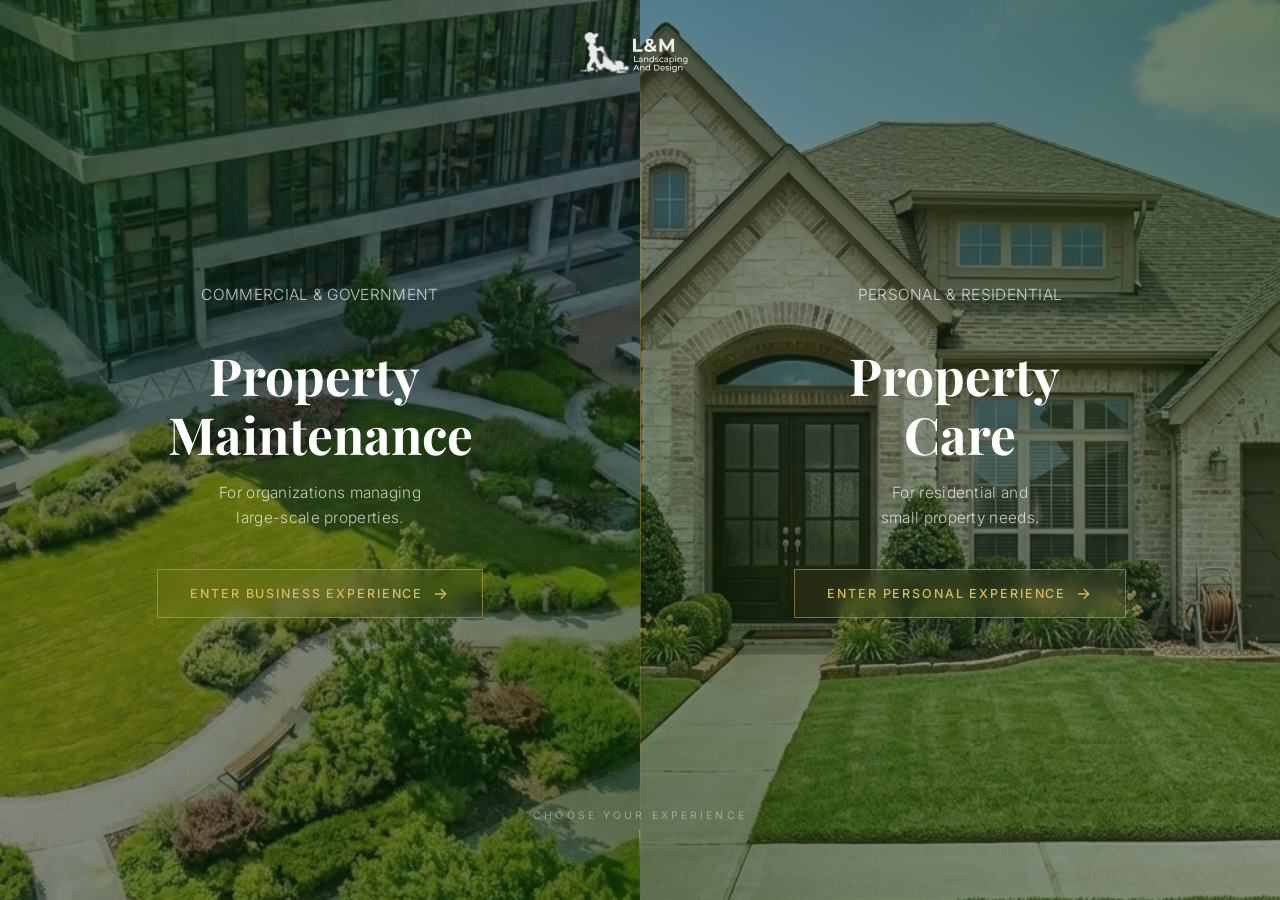
<file: index.html>
<!DOCTYPE html>
<html lang="en">
<head>
  <meta charset="UTF-8">
  <meta name="viewport" content="width=device-width, initial-scale=1.0">
  <meta name="description" content="L&M Services — Commercial & Residential Property Maintenance">
  <title>L&M Services | Property Maintenance</title>
  <link rel="icon" href="favicon (1).svg" type="image/svg+xml">
  <link rel="stylesheet" href="css/main.css">
  <link rel="stylesheet" href="css/gate.css">
</head>
<body>

  <!-- Center logo -->
  <div class="gate-center-logo">
    <img src="logo.svg" alt="L&M Services" loading="eager">
  </div>

  <!-- Experience Gate -->
  <div id="gate">

    <!-- Left: Business / Commercial -->
    <div class="gate-side" id="business-side"
         role="button" tabindex="0"
         aria-label="Enter Business Experience"
         onclick="selectExperience('business')"
         onkeydown="if(event.key==='Enter')selectExperience('business')">

      <div class="side-bg"
           style="background-image: url('office park.jpeg');"
           aria-hidden="true"></div>
      <div class="side-overlay" aria-hidden="true"></div>

      <div class="side-content">
        <p class="side-eyebrow">Commercial &amp; Government</p>
        <h2>Property&nbsp;<br>Maintenance</h2>
        <p>For organizations managing<br>large-scale properties.</p>
        <button class="gate-cta" tabindex="-1" aria-hidden="true">
          Enter Business Experience
          <span class="arrow" aria-hidden="true">→</span>
        </button>
      </div>
    </div>

    <!-- Divider -->
    <div class="gate-divider" aria-hidden="true"></div>

    <!-- Right: Personal / Residential -->
    <div class="gate-side" id="personal-side"
         role="button" tabindex="0"
         aria-label="Enter Personal Experience"
         onclick="selectExperience('personal')"
         onkeydown="if(event.key==='Enter')selectExperience('personal')">

      <div class="side-bg"
           style="background-image: url('perfectly maintained.jpeg');"
           aria-hidden="true"></div>
      <div class="side-overlay" aria-hidden="true"></div>

      <div class="side-content">
        <p class="side-eyebrow">Personal &amp; Residential</p>
        <h2>Property&nbsp;<br>Care</h2>
        <p>For residential and<br>small property needs.</p>
        <button class="gate-cta" tabindex="-1" aria-hidden="true">
          Enter Personal Experience
          <span class="arrow" aria-hidden="true">→</span>
        </button>
      </div>
    </div>

  </div>

  <!-- Bottom label -->
  <div class="gate-choose-label" aria-hidden="true">
    <span>Choose your experience</span>
  </div>

  <script src="js/gate.js"></script>
</body>
</html>
</file>
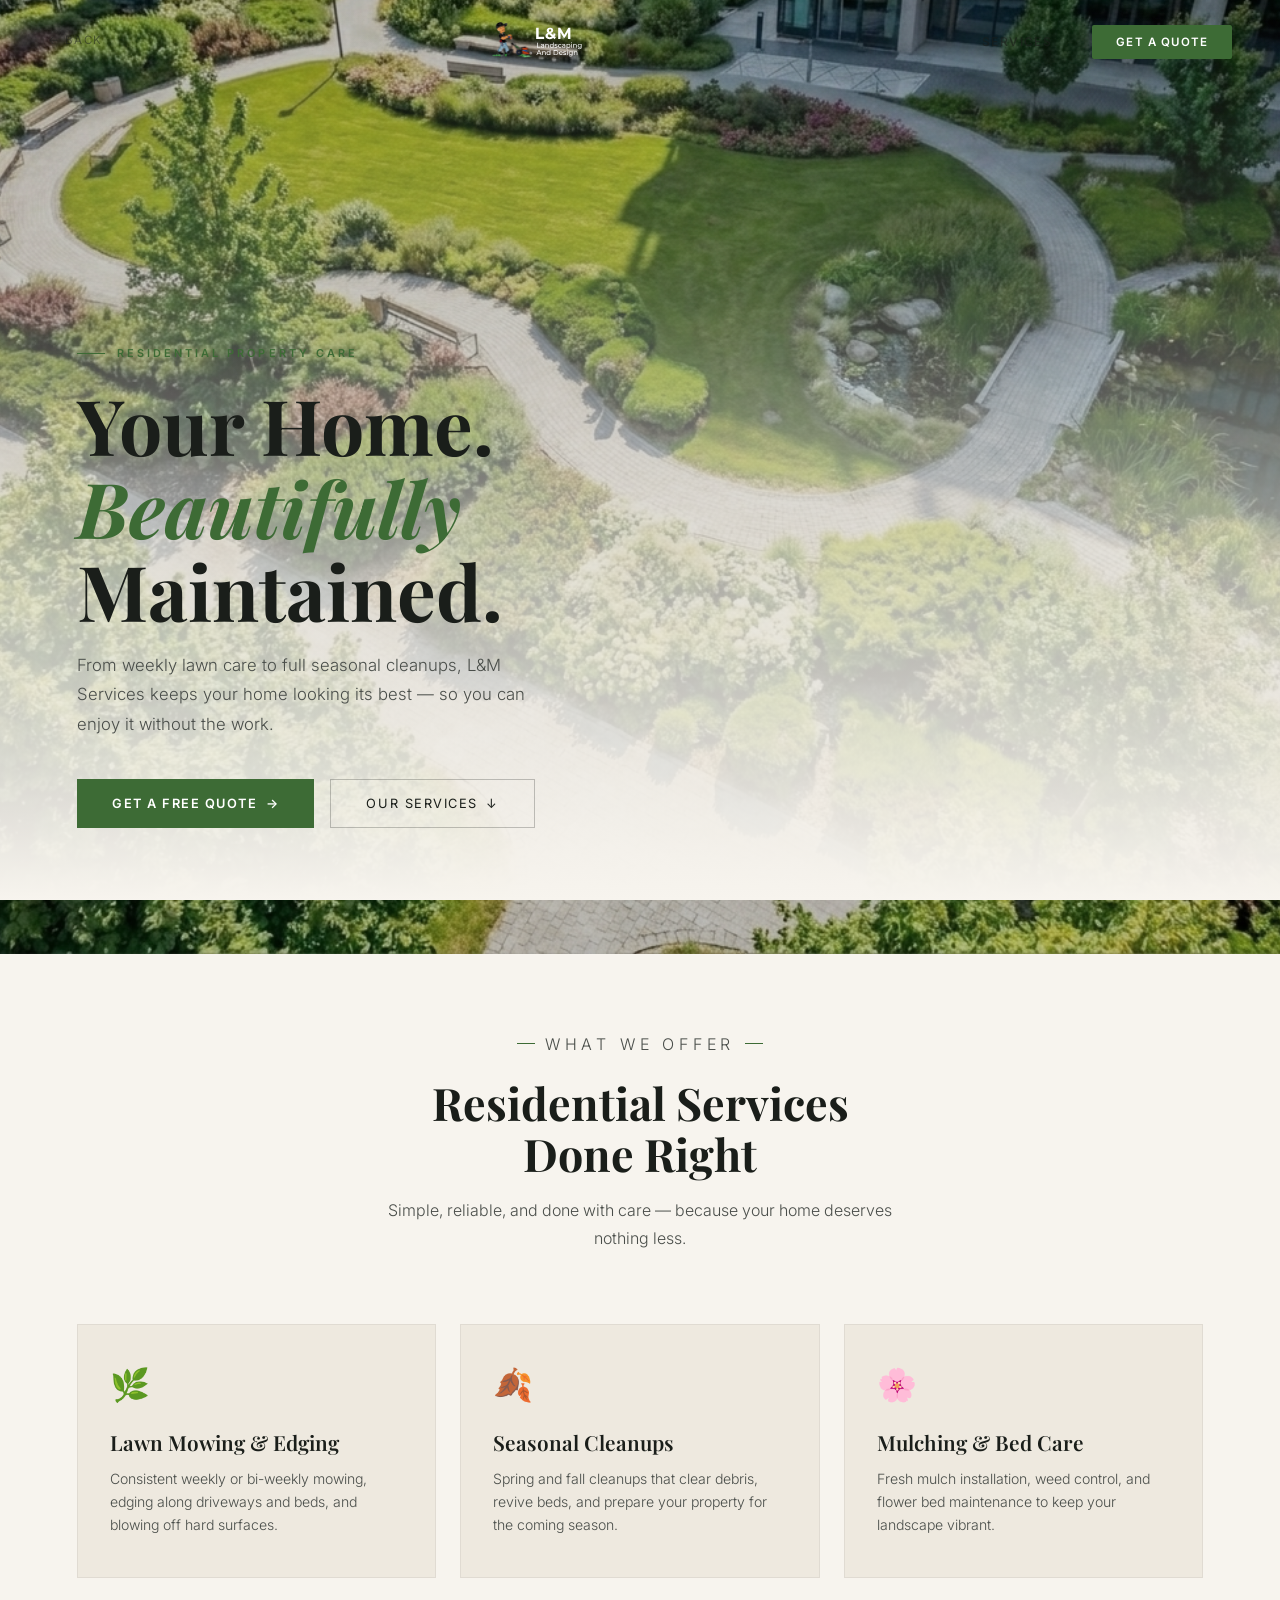
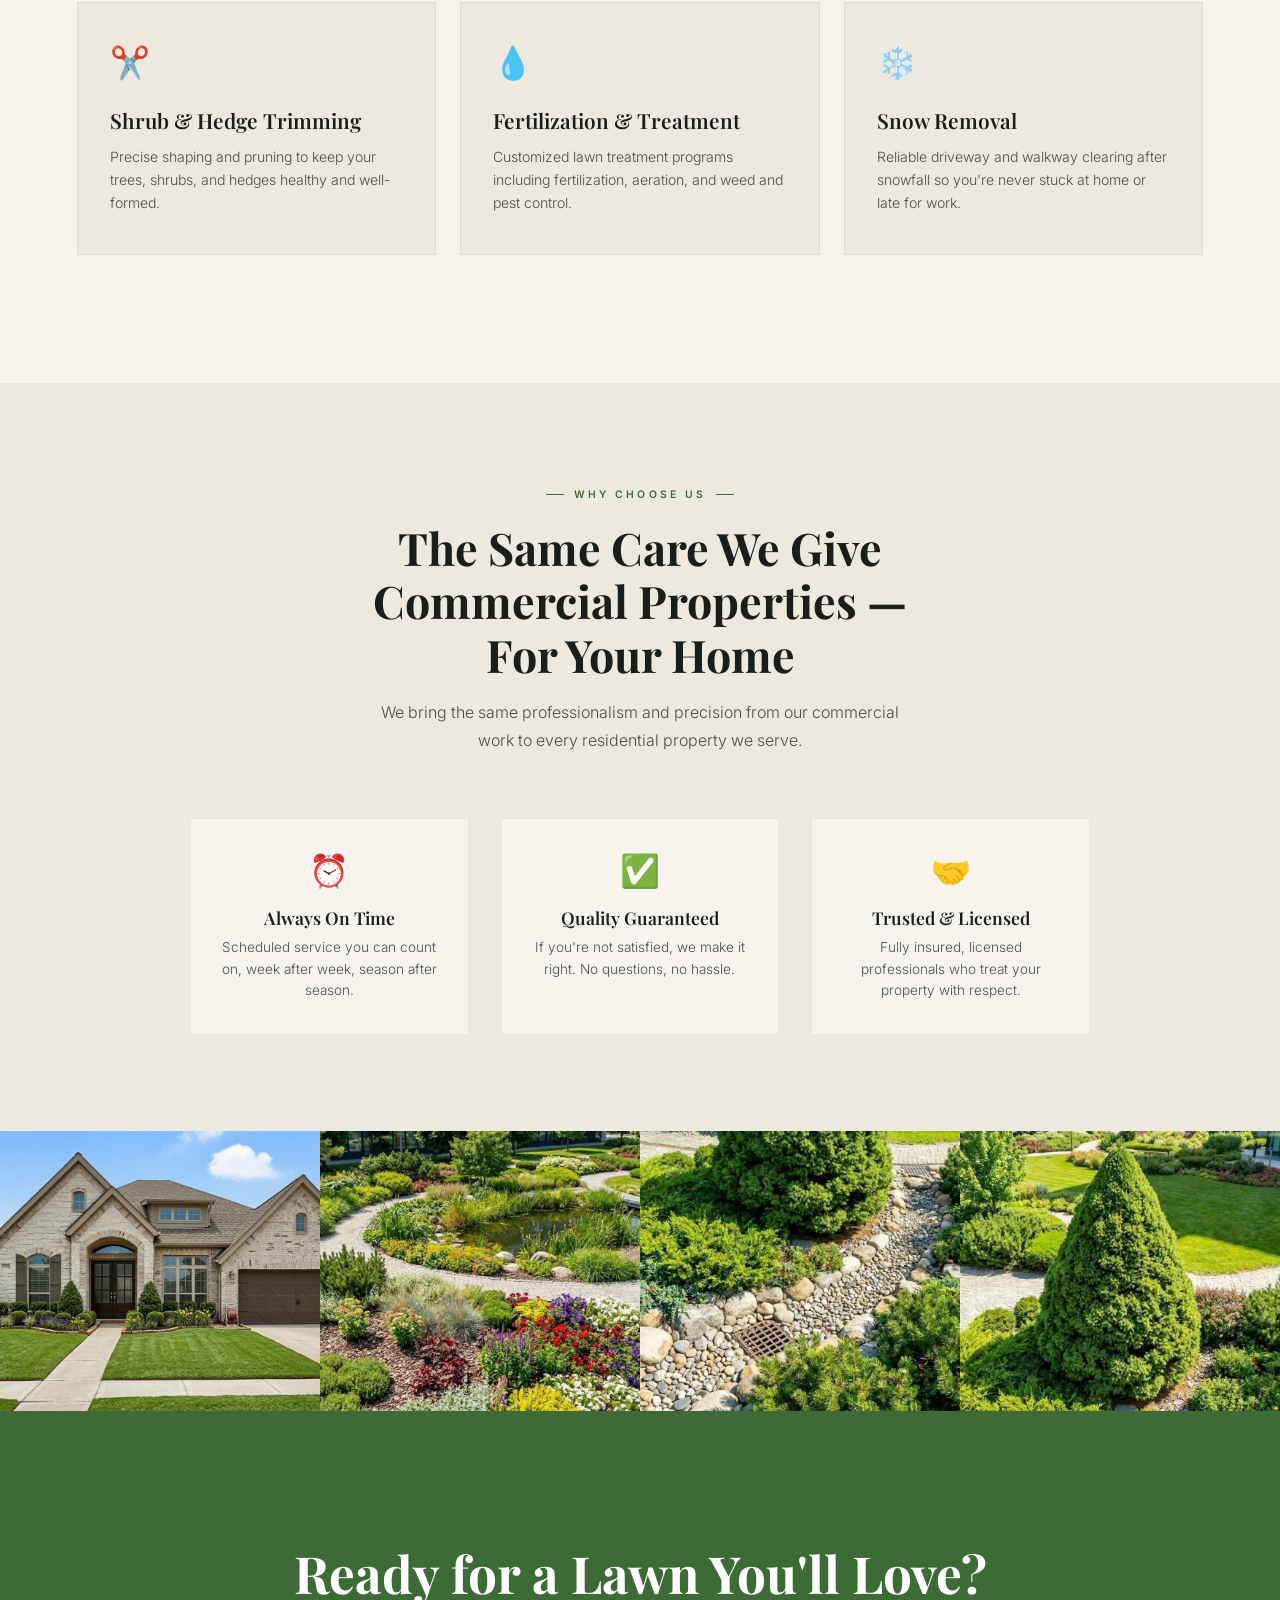
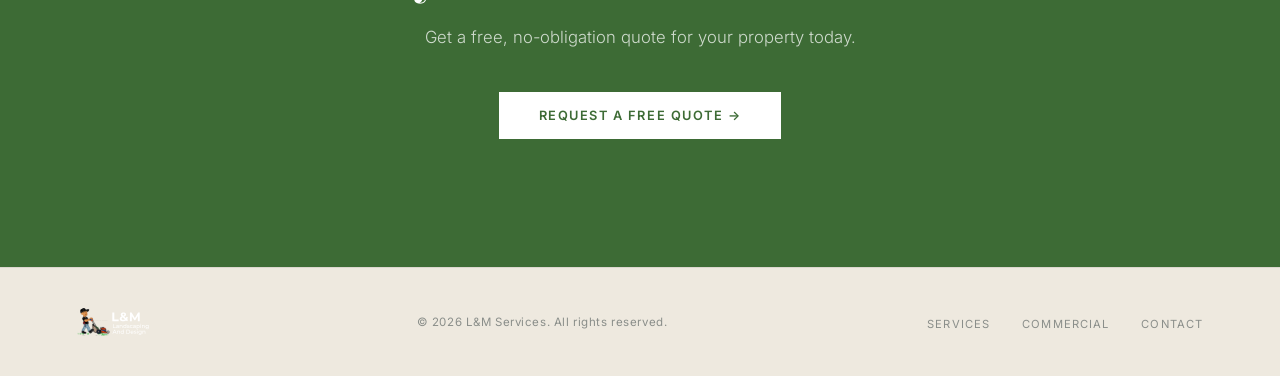
<file: personal.html>
<!DOCTYPE html>
<html lang="en">
<head>
  <meta charset="UTF-8">
  <meta name="viewport" content="width=device-width, initial-scale=1.0">
  <meta name="description" content="L&M Services — Residential Property Care. Beautiful lawns and gardens for your home.">
  <title>L&M Services | Residential Care</title>
  <link rel="icon" href="favicon (1).svg" type="image/svg+xml">
  <link rel="stylesheet" href="css/main.css">
  <link rel="stylesheet" href="css/personal.css">
</head>
<body class="personal">

  <!-- ── Navigation ─────────────────────────────────────────────────────── -->
  <nav id="site-nav-p" role="navigation" aria-label="Main navigation">
    <a href="index.html" style="font-size:0.72rem;letter-spacing:0.12em;text-transform:uppercase;color:rgba(26,30,26,0.5);display:flex;align-items:center;gap:0.4rem;transition:color 0.25s ease;"
       onmouseover="this.style.color='rgba(26,30,26,0.8)'" onmouseout="this.style.color='rgba(26,30,26,0.5)'">
      ← Back
    </a>
    <a href="index.html">
      <img src="logo.svg" alt="L&M Services" class="nav-logo-p" loading="eager">
    </a>
    <ul class="nav-links-p">
      <li><a href="#services-p">Services</a></li>
      <li><a href="#cta-p" class="nav-cta-p">Get a Quote</a></li>
    </ul>
  </nav>

  <main>

    <!-- ── Hero ───────────────────────────────────────────────────────────── -->
    <section id="hero-p" aria-labelledby="hero-p-heading">
      <div class="hero-p-bg" aria-hidden="true"></div>
      <div class="hero-p-overlay" aria-hidden="true"></div>

      <div class="hero-p-content">
        <p class="hero-p-eyebrow reveal">Residential Property Care</p>
        <h1 id="hero-p-heading" class="reveal reveal-delay-1">
          Your Home.<br><em>Beautifully</em><br>Maintained.
        </h1>
        <p class="hero-p-sub reveal reveal-delay-2">
          From weekly lawn care to full seasonal cleanups, L&amp;M Services keeps
          your home looking its best — so you can enjoy it without the work.
        </p>
        <div style="display:flex;gap:1rem;flex-wrap:wrap;" class="reveal reveal-delay-3">
          <a href="#cta-p" class="btn-green">
            Get a Free Quote
            <span aria-hidden="true">→</span>
          </a>
          <a href="#services-p" class="btn-outline-dark">
            Our Services
            <span aria-hidden="true">↓</span>
          </a>
        </div>
      </div>
    </section>

    <!-- ── Services ───────────────────────────────────────────────────────── -->
    <section id="services-p" aria-labelledby="services-p-heading">
      <div class="section-header-p">
        <p class="section-label-p reveal">What We Offer</p>
        <h2 id="services-p-heading" class="reveal reveal-delay-1">
          Residential Services<br>Done Right
        </h2>
        <p class="reveal reveal-delay-2">
          Simple, reliable, and done with care — because your home deserves nothing less.
        </p>
      </div>

      <div class="services-p-grid" role="list">

        <article class="service-p-card reveal" role="listitem">
          <div class="service-p-icon" aria-hidden="true">🌿</div>
          <h3>Lawn Mowing &amp; Edging</h3>
          <p>Consistent weekly or bi-weekly mowing, edging along driveways and beds, and blowing off hard surfaces.</p>
        </article>

        <article class="service-p-card reveal reveal-delay-1" role="listitem">
          <div class="service-p-icon" aria-hidden="true">🍂</div>
          <h3>Seasonal Cleanups</h3>
          <p>Spring and fall cleanups that clear debris, revive beds, and prepare your property for the coming season.</p>
        </article>

        <article class="service-p-card reveal reveal-delay-2" role="listitem">
          <div class="service-p-icon" aria-hidden="true">🌸</div>
          <h3>Mulching &amp; Bed Care</h3>
          <p>Fresh mulch installation, weed control, and flower bed maintenance to keep your landscape vibrant.</p>
        </article>

        <article class="service-p-card reveal reveal-delay-1" role="listitem">
          <div class="service-p-icon" aria-hidden="true">✂️</div>
          <h3>Shrub &amp; Hedge Trimming</h3>
          <p>Precise shaping and pruning to keep your trees, shrubs, and hedges healthy and well-formed.</p>
        </article>

        <article class="service-p-card reveal reveal-delay-2" role="listitem">
          <div class="service-p-icon" aria-hidden="true">💧</div>
          <h3>Fertilization &amp; Treatment</h3>
          <p>Customized lawn treatment programs including fertilization, aeration, and weed and pest control.</p>
        </article>

        <article class="service-p-card reveal reveal-delay-3" role="listitem">
          <div class="service-p-icon" aria-hidden="true">❄️</div>
          <h3>Snow Removal</h3>
          <p>Reliable driveway and walkway clearing after snowfall so you're never stuck at home or late for work.</p>
        </article>

      </div>
    </section>

    <!-- ── Why L&M ─────────────────────────────────────────────────────────── -->
    <section style="padding:6rem 6vw;background:var(--light-2);" aria-labelledby="why-heading">
      <div style="max-width:900px;margin:0 auto;text-align:center;">
        <p class="section-label-p reveal">Why Choose Us</p>
        <h2 id="why-heading" style="font-family:var(--font-serif);font-size:clamp(2rem,3.5vw,3rem);font-weight:700;color:var(--text-dark);margin-bottom:1rem;line-height:1.2;" class="reveal reveal-delay-1">
          The Same Care We Give<br>Commercial Properties —<br>For Your Home
        </h2>
        <p style="font-size:1rem;font-weight:300;line-height:1.75;color:var(--text-mid);max-width:55ch;margin:0 auto 4rem;" class="reveal reveal-delay-2">
          We bring the same professionalism and precision from our commercial work
          to every residential property we serve.
        </p>
        <div style="display:grid;grid-template-columns:repeat(3,1fr);gap:2rem;" class="reveal reveal-delay-2">
          <div style="padding:2rem 1.5rem;background:var(--light-bg);border:1px solid rgba(0,0,0,0.06);">
            <div style="font-size:2rem;margin-bottom:1rem;" aria-hidden="true">⏰</div>
            <h3 style="font-family:var(--font-serif);font-size:1.1rem;font-weight:600;color:var(--text-dark);margin-bottom:0.5rem;">Always On Time</h3>
            <p style="font-size:0.85rem;font-weight:300;line-height:1.6;color:var(--text-mid);">Scheduled service you can count on, week after week, season after season.</p>
          </div>
          <div style="padding:2rem 1.5rem;background:var(--light-bg);border:1px solid rgba(0,0,0,0.06);">
            <div style="font-size:2rem;margin-bottom:1rem;" aria-hidden="true">✅</div>
            <h3 style="font-family:var(--font-serif);font-size:1.1rem;font-weight:600;color:var(--text-dark);margin-bottom:0.5rem;">Quality Guaranteed</h3>
            <p style="font-size:0.85rem;font-weight:300;line-height:1.6;color:var(--text-mid);">If you're not satisfied, we make it right. No questions, no hassle.</p>
          </div>
          <div style="padding:2rem 1.5rem;background:var(--light-bg);border:1px solid rgba(0,0,0,0.06);">
            <div style="font-size:2rem;margin-bottom:1rem;" aria-hidden="true">🤝</div>
            <h3 style="font-family:var(--font-serif);font-size:1.1rem;font-weight:600;color:var(--text-dark);margin-bottom:0.5rem;">Trusted &amp; Licensed</h3>
            <p style="font-size:0.85rem;font-weight:300;line-height:1.6;color:var(--text-mid);">Fully insured, licensed professionals who treat your property with respect.</p>
          </div>
        </div>
      </div>
    </section>

    <!-- ── Gallery strip ──────────────────────────────────────────────────── -->
    <div style="display:grid;grid-template-columns:repeat(4,1fr);height:280px;overflow:hidden;" aria-hidden="true">
      <div style="overflow:hidden;"><img src="perfectly maintained.jpeg" alt="" loading="lazy" style="width:100%;height:100%;object-fit:cover;transition:transform 0.8s ease;" onmouseover="this.style.transform='scale(1.05)'" onmouseout="this.style.transform='scale(1)'"></div>
      <div style="overflow:hidden;"><img src="flower bed.jpeg"         alt="" loading="lazy" style="width:100%;height:100%;object-fit:cover;transition:transform 0.8s ease;" onmouseover="this.style.transform='scale(1.05)'" onmouseout="this.style.transform='scale(1)'"></div>
      <div style="overflow:hidden;"><img src="walkway.jpeg"            alt="" loading="lazy" style="width:100%;height:100%;object-fit:cover;transition:transform 0.8s ease;" onmouseover="this.style.transform='scale(1.05)'" onmouseout="this.style.transform='scale(1)'"></div>
      <div style="overflow:hidden;"><img src="trees.jpeg"              alt="" loading="lazy" style="width:100%;height:100%;object-fit:cover;transition:transform 0.8s ease;" onmouseover="this.style.transform='scale(1.05)'" onmouseout="this.style.transform='scale(1)'"></div>
    </div>

    <!-- ── CTA ─────────────────────────────────────────────────────────────── -->
    <section id="cta-p" aria-labelledby="cta-p-heading">
      <div class="reveal">
        <h2 id="cta-p-heading">Ready for a Lawn You'll Love?</h2>
        <p>Get a free, no-obligation quote for your property today.</p>
        <a href="mailto:info@landmservices.com" class="btn-white">
          Request a Free Quote →
        </a>
      </div>
    </section>

  </main>

  <!-- ── Footer ──────────────────────────────────────────────────────────── -->
  <footer class="light">
    <img src="logo.svg" alt="L&M Services" style="width:80px;height:auto;" loading="lazy">
    <p class="footer-copy-light">
      &copy; <span id="footer-year-p"></span> L&amp;M Services. All rights reserved.
    </p>
    <ul class="footer-links-p">
      <li><a href="#services-p">Services</a></li>
      <li><a href="business.html">Commercial</a></li>
      <li><a href="#cta-p">Contact</a></li>
    </ul>
  </footer>

  <script>
    document.getElementById('footer-year-p').textContent = new Date().getFullYear();

    /* Sticky nav */
    const nav = document.getElementById('site-nav-p');
    window.addEventListener('scroll', () => {
      nav.classList.toggle('scrolled', window.scrollY > 60);
    }, { passive: true });

    /* Reveal on scroll */
    const reveals = document.querySelectorAll('.reveal');
    const obs = new IntersectionObserver((entries) => {
      entries.forEach(e => {
        if (e.isIntersecting) { e.target.classList.add('in-view'); obs.unobserve(e.target); }
      });
    }, { threshold: 0.12, rootMargin: '0px 0px -50px 0px' });
    reveals.forEach(el => obs.observe(el));

    /* Page entrance */
    document.body.style.opacity = '0';
    document.body.style.transition = 'opacity 0.6s ease';
    requestAnimationFrame(() => { setTimeout(() => { document.body.style.opacity = '1'; }, 60); });
  </script>
</body>
</html>
</file>
<file: css/main.css>
/* ─── Global Reset & Variables ───────────────────────────────────────────── */
*, *::before, *::after { margin: 0; padding: 0; box-sizing: border-box; }

:root {
  --dark:         #092A00;
  --dark-2:       #0D3C00;
  --dark-3:       #1E4A12;
  --green-deep:   #1E4A12;
  --green-mid:    #1E4A12;
  --green-accent: #5a8a38;
  --gold:         #c4a245;
  --gold-light:   #dbb95f;
  --light:        #f2ede4;
  --white:        #ffffff;
  --gray-mid:     #888c88;
  --gray-light:   #c8cac8;

  --font-serif: 'Playfair Display', Georgia, 'Times New Roman', serif;
  --font-sans:  'Inter', -apple-system, BlinkMacSystemFont, 'Segoe UI', sans-serif;

  --ease-out: cubic-bezier(0.16, 1, 0.3, 1);
  --ease-in-out: cubic-bezier(0.4, 0, 0.2, 1);
  --trans-slow: 0.9s var(--ease-out);
  --trans-med:  0.5s var(--ease-in-out);
  --trans-fast: 0.25s var(--ease-in-out);
}

html { scroll-behavior: smooth; font-size: 16px; }

body {
  font-family: var(--font-sans);
  background: var(--dark);
  color: var(--white);
  overflow-x: hidden;
  -webkit-font-smoothing: antialiased;
}

a { text-decoration: none; color: inherit; }
img { display: block; max-width: 100%; }
button { cursor: pointer; border: none; background: none; font-family: inherit; }

/* ─── Utility ─────────────────────────────────────────────────────────────── */
.sr-only {
  position: absolute;
  width: 1px; height: 1px;
  padding: 0; margin: -1px;
  overflow: hidden; clip: rect(0,0,0,0);
  white-space: nowrap; border: 0;
}

.reveal {
  opacity: 0;
  transform: translateY(40px);
  transition: opacity 0.8s var(--ease-out), transform 0.8s var(--ease-out);
}
.reveal.in-view {
  opacity: 1;
  transform: translateY(0);
}
.reveal-delay-1 { transition-delay: 0.1s; }
.reveal-delay-2 { transition-delay: 0.2s; }
.reveal-delay-3 { transition-delay: 0.35s; }
.reveal-delay-4 { transition-delay: 0.5s; }
</file>
<file: css/gate.css>
@import url('https://fonts.googleapis.com/css2?family=Playfair+Display:ital,wght@0,400;0,600;0,700;1,400&family=Inter:wght@300;400;500;600&display=swap');

/* ─── Gate Layout ─────────────────────────────────────────────────────────── */
#gate {
  position: fixed;
  inset: 0;
  display: flex;
  overflow: hidden;
  z-index: 1;
}

.gate-side {
  position: relative;
  flex: 1;
  overflow: hidden;
  cursor: pointer;
  transition: flex 0.7s cubic-bezier(0.4, 0, 0.2, 1);
}

.gate-side.is-active  { flex: 1.65; }
.gate-side.is-dimmed  { flex: 0.35; }

/* ─── Background Image ────────────────────────────────────────────────────── */
.side-bg {
  position: absolute;
  inset: -6%;
  background-size: cover;
  background-position: center;
  transition: transform 0.9s cubic-bezier(0.16, 1, 0.3, 1),
              filter 0.6s ease;
}

.gate-side.is-dimmed .side-bg {
  filter: brightness(0.35) saturate(0.4);
  transform: scale(1.04);
}

.gate-side.is-active .side-bg {
  transform: scale(1.03);
}

/* ─── Overlays ────────────────────────────────────────────────────────────── */
.side-overlay {
  position: absolute;
  inset: 0;
  transition: background 0.6s ease;
}

#business-side .side-overlay {
  background: linear-gradient(
    135deg,
    rgba(9, 42, 0, 0.72) 0%,
    rgba(22, 32, 22, 0.5) 50%,
    rgba(9, 42, 0, 0.65) 100%
  );
}

#personal-side .side-overlay {
  background: linear-gradient(
    225deg,
    rgba(9, 42, 0, 0.62) 0%,
    rgba(30, 53, 32, 0.45) 50%,
    rgba(9, 42, 0, 0.58) 100%
  );
}

.gate-side.is-dimmed .side-overlay {
  background: rgba(9, 42, 0, 0.55) !important;
}

/* ─── Content ─────────────────────────────────────────────────────────────── */
.side-content {
  position: absolute;
  inset: 0;
  display: flex;
  flex-direction: column;
  justify-content: center;
  align-items: center;
  text-align: center;
  padding: 3rem 2.5rem;
  transition: opacity 0.5s ease, transform 0.6s cubic-bezier(0.16, 1, 0.3, 1);
}

.gate-side.is-dimmed .side-content {
  opacity: 0.25;
  transform: scale(0.96);
}

.gate-logo {
  position: absolute;
  top: 2.2rem;
  left: 50%;
  transform: translateX(-50%);
  width: 140px;
  opacity: 0.92;
  pointer-events: none;
}

.side-eyebrow {
  font-family: var(--font-sans);
  font-size: 0.68rem;
  font-weight: 600;
  letter-spacing: 0.25em;
  text-transform: uppercase;
  color: var(--gold);
  margin-bottom: 1.1rem;
}

.side-content h2 {
  font-family: var(--font-serif);
  font-size: clamp(2rem, 4vw, 3.2rem);
  font-weight: 700;
  line-height: 1.15;
  color: var(--white);
  margin-bottom: 1rem;
  max-width: 18ch;
}

.side-content p {
  font-family: var(--font-sans);
  font-size: clamp(0.85rem, 1.2vw, 1rem);
  font-weight: 300;
  color: rgba(255,255,255,0.72);
  letter-spacing: 0.02em;
  line-height: 1.65;
  max-width: 28ch;
  margin-bottom: 2.4rem;
}

/* ─── CTA Button ──────────────────────────────────────────────────────────── */
.gate-cta {
  display: inline-flex;
  align-items: center;
  gap: 0.6rem;
  padding: 0.85rem 2rem;
  border: 1px solid rgba(196, 162, 69, 0.6);
  color: var(--gold-light);
  font-family: var(--font-sans);
  font-size: 0.78rem;
  font-weight: 500;
  letter-spacing: 0.15em;
  text-transform: uppercase;
  background: rgba(196, 162, 69, 0.06);
  backdrop-filter: blur(8px);
  -webkit-backdrop-filter: blur(8px);
  transition: background var(--trans-fast),
              border-color var(--trans-fast),
              color var(--trans-fast),
              transform var(--trans-fast);
  position: relative;
  overflow: hidden;
}

.gate-cta::before {
  content: '';
  position: absolute;
  inset: 0;
  background: var(--gold);
  transform: translateX(-101%);
  transition: transform 0.4s cubic-bezier(0.4, 0, 0.2, 1);
  z-index: -1;
}

.gate-side.is-active .gate-cta:hover::before {
  transform: translateX(0);
}

.gate-side.is-active .gate-cta:hover {
  color: var(--dark);
  border-color: var(--gold);
}

.gate-cta .arrow {
  font-size: 1rem;
  transition: transform var(--trans-fast);
}

.gate-side.is-active .gate-cta:hover .arrow {
  transform: translateX(4px);
}

/* ─── Divider Line ────────────────────────────────────────────────────────── */
.gate-divider {
  position: absolute;
  top: 0;
  bottom: 0;
  left: 50%;
  width: 1px;
  background: linear-gradient(to bottom, transparent, rgba(196,162,69,0.5), transparent);
  z-index: 10;
  pointer-events: none;
  transition: left 0.7s cubic-bezier(0.4, 0, 0.2, 1);
}

/* ─── Logo center (gate) ──────────────────────────────────────────────────── */
.gate-center-logo {
  position: fixed;
  top: 2rem;
  left: 50%;
  transform: translateX(-50%);
  z-index: 20;
  pointer-events: none;
}

.gate-center-logo img {
  width: 120px;
  height: auto;
  filter: brightness(0) invert(1);
  opacity: 0.9;
}

/* ─── Entry Label ─────────────────────────────────────────────────────────── */
.gate-choose-label {
  position: fixed;
  bottom: 2.5rem;
  left: 50%;
  transform: translateX(-50%);
  z-index: 20;
  font-family: var(--font-sans);
  font-size: 0.65rem;
  letter-spacing: 0.3em;
  text-transform: uppercase;
  color: rgba(255,255,255,0.4);
  display: flex;
  flex-direction: column;
  align-items: center;
  gap: 0.5rem;
  pointer-events: none;
}

.gate-choose-label span {
  display: block;
  animation: scrollPulse 2s ease-in-out infinite;
}

.gate-choose-label::after {
  content: '';
  width: 1px;
  height: 30px;
  background: linear-gradient(to bottom, rgba(255,255,255,0.4), transparent);
  animation: scrollPulse 2s ease-in-out infinite 0.5s;
}

@keyframes scrollPulse {
  0%, 100% { opacity: 0.4; transform: translateY(0); }
  50%       { opacity: 0.8; transform: translateY(4px); }
}

/* ─── Transition Out ──────────────────────────────────────────────────────── */
#gate.transitioning .gate-side {
  transition: flex 0.75s cubic-bezier(0.4, 0, 0.2, 1),
              opacity 0.75s ease;
}

/* ─── Responsive ──────────────────────────────────────────────────────────── */
@media (max-width: 768px) {
  #gate { flex-direction: column; }

  .side-content h2 { font-size: clamp(1.6rem, 6vw, 2.2rem); }

  .gate-divider {
    top: 50%;
    left: 0;
    right: 0;
    bottom: auto;
    width: auto;
    height: 1px;
    background: linear-gradient(to right, transparent, rgba(196,162,69,0.5), transparent);
  }

  .gate-side.is-active  { flex: 1.5; }
  .gate-side.is-dimmed  { flex: 0.5; }
}
</file>
<file: css/personal.css>
@import url('https://fonts.googleapis.com/css2?family=Playfair+Display:ital,wght@0,400;0,600;0,700;1,400&family=Inter:wght@300;400;500;600&display=swap');

/* ─── Personal/Residential Experience ─────────────────────────────────────── */
:root {
  --light-bg:   #f7f4ee;
  --light-2:    #eee9df;
  --text-dark:  #1a1e1a;
  --text-mid:   #4a4e4a;
  --text-light: #8a8e8a;
  --green-p:    #3d6b35;
  --green-p2:   #5a8a38;
  --gold-p:     #b8943d;
}

body.personal {
  background: var(--light-bg);
  color: var(--text-dark);
}

/* ─── Nav (light) ─────────────────────────────────────────────────────────── */
#site-nav-p {
  position: fixed;
  top: 0; left: 0; right: 0;
  z-index: 100;
  padding: 1.4rem 3rem;
  display: flex;
  align-items: center;
  justify-content: space-between;
  transition: background 0.5s ease, padding 0.4s ease, box-shadow 0.4s ease;
}

#site-nav-p.scrolled {
  background: rgba(247, 244, 238, 0.96);
  backdrop-filter: blur(10px);
  padding: 1rem 3rem;
  box-shadow: 0 1px 0 rgba(0,0,0,0.08);
}

.nav-logo-p { width: 100px; height: auto; }

.nav-links-p {
  display: flex; gap: 2.5rem; list-style: none;
}
.nav-links-p a {
  font-size: 0.75rem; font-weight: 500;
  letter-spacing: 0.12em; text-transform: uppercase;
  color: rgba(26,30,26,0.6);
  transition: color 0.25s ease;
}
.nav-links-p a:hover { color: var(--green-p); }

.nav-cta-p {
  padding: 0.6rem 1.5rem;
  background: var(--green-p);
  color: #fff !important;
  font-size: 0.72rem !important;
  font-weight: 600 !important;
  letter-spacing: 0.1em !important;
  text-transform: uppercase !important;
  border-radius: 2px;
  transition: background 0.25s ease !important;
}
.nav-cta-p:hover { background: var(--green-p2) !important; }

/* ─── Hero (Light) ────────────────────────────────────────────────────────── */
#hero-p {
  height: 100vh;
  min-height: 650px;
  display: flex;
  align-items: flex-end;
  overflow: hidden;
  background: var(--light-bg);
}

.hero-p-bg {
  position: absolute;
  inset: -6%;
  background: url('../lawn.jpeg') center/cover no-repeat;
  animation: heroZoomP 18s ease-in-out infinite alternate;
  filter: brightness(0.75) saturate(0.85);
}

@keyframes heroZoomP {
  from { transform: scale(1); }
  to   { transform: scale(1.07); }
}

.hero-p-overlay {
  position: absolute;
  inset: 0;
  background: linear-gradient(
    to top,
    rgba(247,244,238,1) 0%,
    rgba(247,244,238,0.7) 35%,
    rgba(247,244,238,0.15) 70%,
    transparent 100%
  );
}

.hero-p-content {
  position: relative;
  z-index: 2;
  padding: 0 6vw 8vh;
  max-width: 800px;
}

.hero-p-eyebrow {
  display: inline-flex; align-items: center; gap: 0.75rem;
  font-size: 0.68rem; font-weight: 600;
  letter-spacing: 0.28em; text-transform: uppercase;
  color: var(--green-p); margin-bottom: 1.4rem;
}
.hero-p-eyebrow::before {
  content: ''; display: block;
  width: 28px; height: 1px; background: var(--green-p);
}

.hero-p-content h1 {
  font-family: var(--font-serif);
  font-size: clamp(2.8rem, 6vw, 5.5rem);
  font-weight: 700; line-height: 1.08;
  color: var(--text-dark); margin-bottom: 1.2rem;
}

.hero-p-content h1 em { font-style: italic; color: var(--green-p); }

.hero-p-sub {
  font-size: clamp(0.9rem, 1.4vw, 1.05rem);
  font-weight: 300; line-height: 1.75;
  color: var(--text-mid); max-width: 48ch;
  margin-bottom: 2.5rem;
}

.btn-green {
  display: inline-flex; align-items: center; gap: 0.5rem;
  padding: 1rem 2.2rem;
  background: var(--green-p); color: #fff;
  font-size: 0.8rem; font-weight: 600;
  letter-spacing: 0.12em; text-transform: uppercase;
  transition: background 0.25s ease, transform 0.25s ease;
}
.btn-green:hover { background: var(--green-p2); transform: translateY(-2px); }

.btn-outline-dark {
  display: inline-flex; align-items: center; gap: 0.5rem;
  padding: 1rem 2.2rem;
  border: 1px solid rgba(26,30,26,0.25); color: var(--text-dark);
  font-size: 0.8rem; font-weight: 400;
  letter-spacing: 0.12em; text-transform: uppercase;
  transition: border-color 0.25s ease, background 0.25s ease, transform 0.25s ease;
}
.btn-outline-dark:hover {
  border-color: var(--green-p); background: rgba(61,107,53,0.06);
  transform: translateY(-2px);
}

/* ─── Services (Light) ────────────────────────────────────────────────────── */
#services-p {
  padding: 8rem 6vw;
  background: var(--light-bg);
}

.section-label-p {
  font-size: 0.65rem; font-weight: 600;
  letter-spacing: 0.3em; text-transform: uppercase;
  color: var(--green-p);
  display: inline-flex; align-items: center; gap: 0.6rem;
  margin-bottom: 1.2rem;
}
.section-label-p::before, .section-label-p::after {
  content: ''; display: block;
  width: 18px; height: 1px; background: var(--green-p);
}

.section-header-p { text-align: center; max-width: 55ch; margin: 0 auto 4.5rem; }

.section-header-p h2 {
  font-family: var(--font-serif);
  font-size: clamp(2rem, 3.5vw, 3rem);
  font-weight: 700; line-height: 1.15;
  color: var(--text-dark); margin-bottom: 1rem;
}

.section-header-p p {
  font-size: 1rem; font-weight: 300;
  line-height: 1.75; color: var(--text-mid);
}

.services-p-grid {
  display: grid;
  grid-template-columns: repeat(3, 1fr);
  gap: 1.5rem;
}

.service-p-card {
  background: var(--light-2);
  padding: 2.5rem 2rem;
  border: 1px solid rgba(0,0,0,0.06);
  transition: transform 0.3s var(--ease-out), box-shadow 0.3s ease, border-color 0.3s ease;
  cursor: default;
}

.service-p-card:hover {
  transform: translateY(-6px);
  box-shadow: 0 20px 50px rgba(0,0,0,0.1);
  border-color: var(--green-p);
}

.service-p-icon {
  font-size: 2rem; color: var(--green-p);
  margin-bottom: 1.5rem;
  transition: transform 0.3s var(--ease-out);
}
.service-p-card:hover .service-p-icon { transform: scale(1.1); }

.service-p-card h3 {
  font-family: var(--font-serif);
  font-size: 1.3rem; font-weight: 600;
  color: var(--text-dark); margin-bottom: 0.7rem;
}

.service-p-card p {
  font-size: 0.88rem; font-weight: 300;
  line-height: 1.65; color: var(--text-mid);
}

/* ─── Simple CTA (Personal) ───────────────────────────────────────────────── */
#cta-p {
  padding: 8rem 6vw;
  background: var(--green-p);
  text-align: center;
}

#cta-p h2 {
  font-family: var(--font-serif);
  font-size: clamp(2.2rem, 4vw, 3.5rem);
  font-weight: 700; color: #fff; margin-bottom: 1rem;
}

#cta-p p {
  font-size: 1.05rem; font-weight: 300;
  color: rgba(255,255,255,0.75);
  max-width: 50ch; margin: 0 auto 2.5rem;
  line-height: 1.7;
}

.btn-white {
  display: inline-flex; align-items: center; gap: 0.5rem;
  padding: 1rem 2.5rem;
  background: #fff; color: var(--green-p);
  font-size: 0.8rem; font-weight: 600;
  letter-spacing: 0.12em; text-transform: uppercase;
  transition: background 0.25s ease, color 0.25s ease, transform 0.25s ease;
}
.btn-white:hover {
  background: var(--light-bg);
  transform: translateY(-2px);
}

/* ─── Footer (light) ──────────────────────────────────────────────────────── */
footer.light {
  background: var(--light-2);
  border-top: 1px solid rgba(0,0,0,0.08);
  padding: 2.5rem 6vw;
  display: flex;
  align-items: center;
  justify-content: space-between;
  flex-wrap: wrap; gap: 1.5rem;
}

.footer-copy-light {
  font-size: 0.72rem;
  color: var(--text-light); letter-spacing: 0.05em;
}

.footer-links-p { display: flex; gap: 2rem; list-style: none; }
.footer-links-p a {
  font-size: 0.7rem; letter-spacing: 0.1em;
  text-transform: uppercase; color: var(--text-light);
  transition: color 0.25s ease;
}
.footer-links-p a:hover { color: var(--green-p); }

@media (max-width: 768px) {
  .services-p-grid { grid-template-columns: 1fr 1fr; }
  #site-nav-p { padding: 1.2rem 5vw; }
}
@media (max-width: 480px) {
  .services-p-grid { grid-template-columns: 1fr; }
}
</file>
